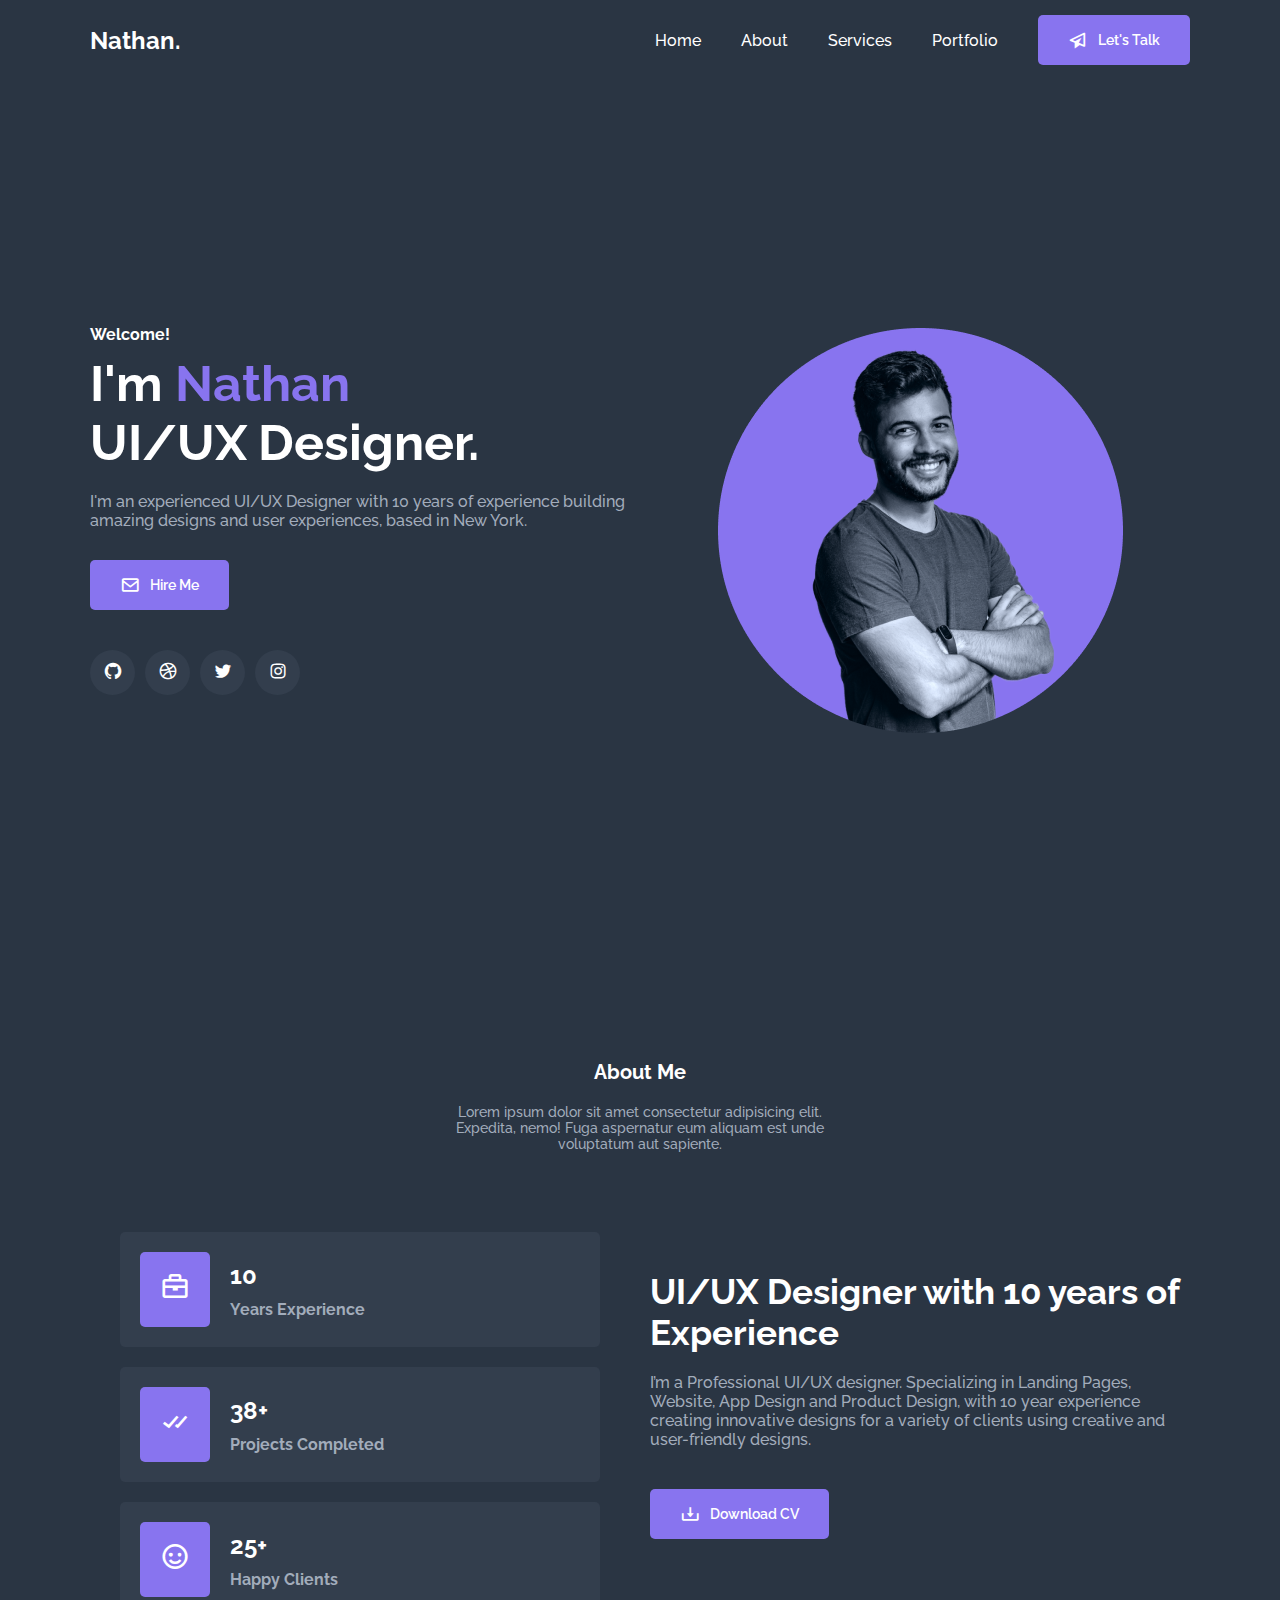
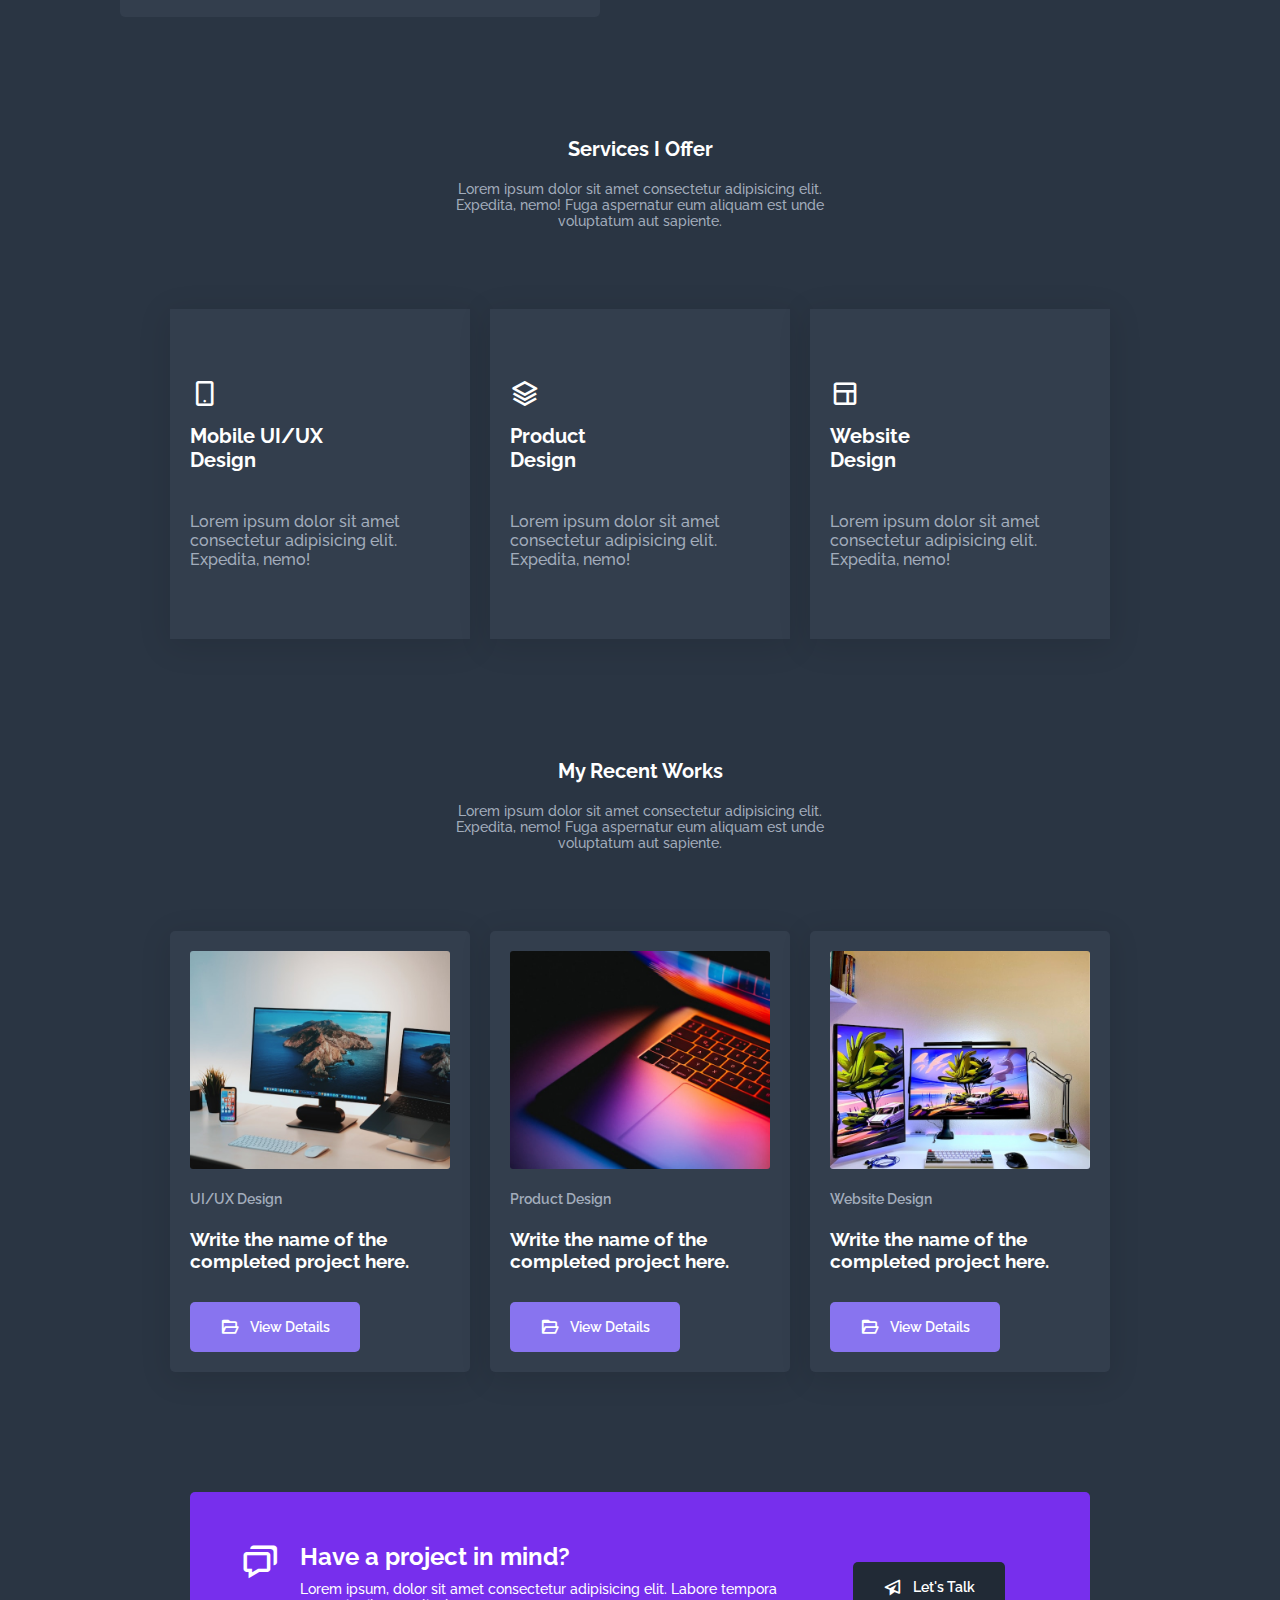
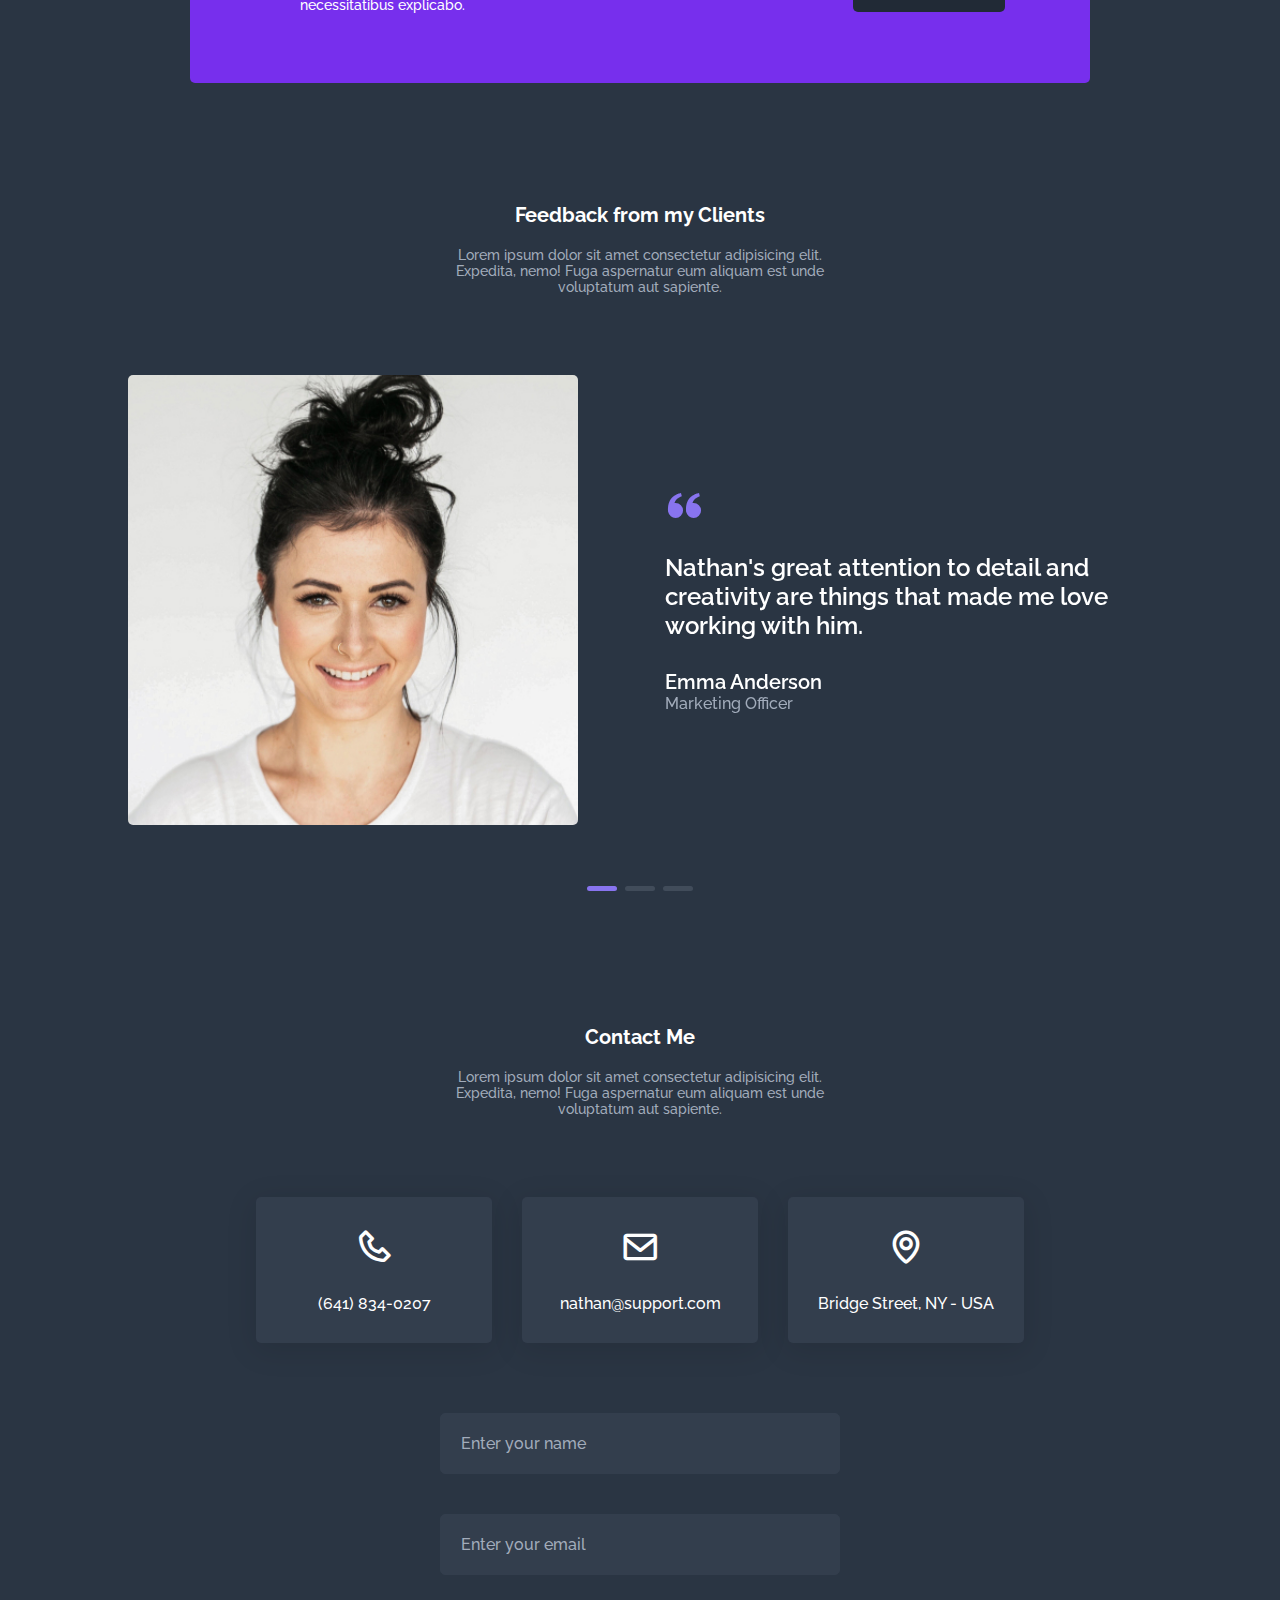
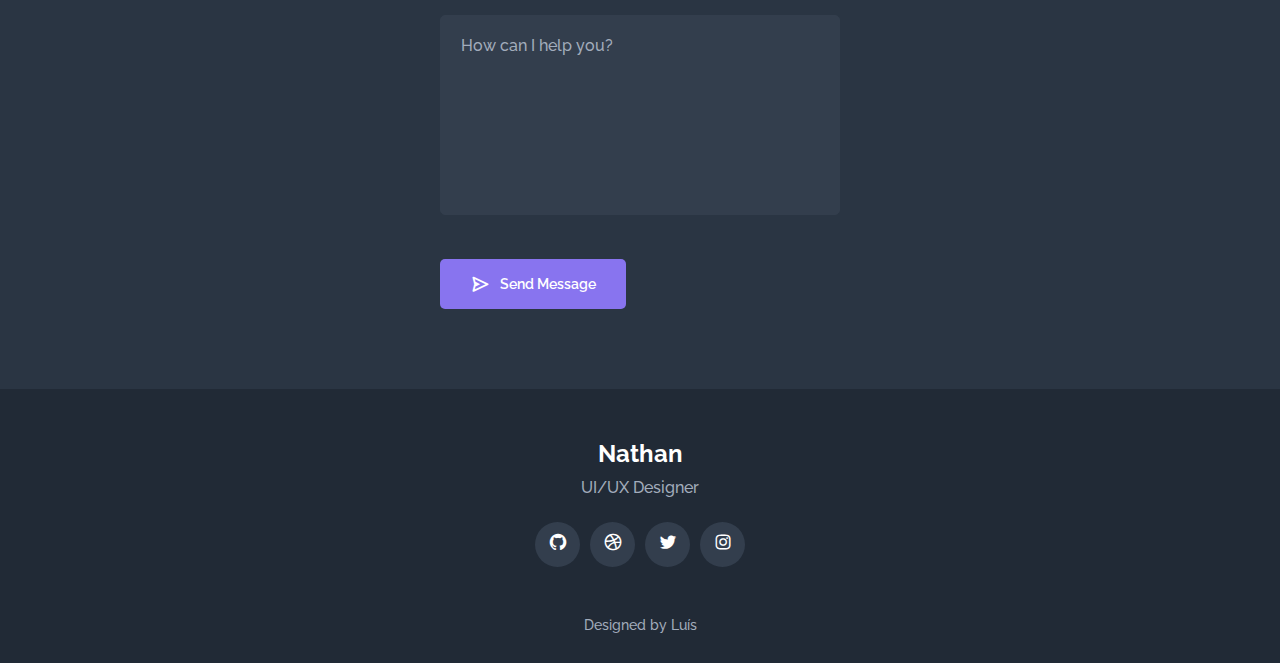
<file: index.html>
<!DOCTYPE html>
<html lang="en">

<head>
    <meta charset="UTF-8">
    <meta http-equiv="X-UA-Compatible" content="IE=edge">
    <meta name="viewport" content="width=device-width, initial-scale=1.0">
    <title>Nathan</title>

    <!--========== GOOGLE FONTS ===========-->
    <link rel="preconnect" href="https://fonts.googleapis.com">
    <link rel="preconnect" href="https://fonts.gstatic.com" crossorigin>
    <link href="https://fonts.googleapis.com/css2?family=Raleway:wght@400;500;600;700&display=swap" rel="stylesheet">

    <!--========== BOXICONS ===========-->
    <link rel="stylesheet" href="assets/css/boxicons/css/boxicons.min.css">

    <!--========== SWIPER CSS ===========-->
    <link rel="stylesheet" href="assets/css/swiper-bundle.min.css">

    <!--========== MAIN CSS ===========-->
    <link rel="stylesheet" href="assets/css/main.css">
</head>

<body>
    <!--==================  HEADER ====================-->
    <header id="l-header" class="l-header">
        <div class="container">
            <nav class="nav">
                <a href="index.html" class="nav__brand">Nathan.</a>
                <div id="nav-menu" class="nav__menu">
                    <ul class="nav__list">
                        <li class="nav__item">
                            <a href="#home" class="nav__link">Home</a>
                        </li>
                        <li class="nav__item">
                            <a href="#about" class="nav__link">About</a>
                        </li>
                        <li class="nav__item">
                            <a href="#services" class="nav__link">Services</a>
                        </li>
                        <li class="nav__item">
                            <a href="#portfolio" class="nav__link">Portfolio</a>
                        </li>
                        <li class="nav__item">
                            <a href="#contact" class="btn btn--primary">
                                <i class="bx bx-paper-plane"></i>
                                Let's Talk
                            </a>
                        </li>
                    </ul>
                    <div class="nav__close" id="nav-close">
                        <i class="bx bx-x"></i>
                    </div>
                </div>
                <div class="nav__open" id="nav-open">
                    <i class="bx bx-menu-alt-right"></i>
                </div>
            </nav>
        </div>
    </header>
    <main class="l-main">
        <!--==================  HOME SECTION ====================-->
        <section id="home" class="home section">
            <div class="container">
                <div class="grid home__wrapper">
                    <div class="home__body">
                        <span class="home__subtitle">Welcome!</span>
                        <h1 class="home__title">I'm <span class="home__name">Nathan</span> <br>
                            UI/UX Designer.
                        </h1>
                        <p class="home__description">I'm an experienced UI/UX Designer with 10 years of experience
                            building amazing designs and user experiences, based in New York.</p>
                        <a href="#" class="btn btn--primary">
                            <i class="bx bx-envelope"></i>
                            Hire Me
                        </a>
                        <!-- social media links -->
                        <div class="social">
                            <ul class="social__list">
                                <li class="social__item">
                                    <a href="#" class="social__link">
                                        <i class="bx bxl-github"></i>
                                    </a>
                                </li>
                                <li class="social__item">
                                    <a href="#" class="social__link">
                                        <i class="bx bxl-dribbble"></i>
                                    </a>
                                </li>
                                <li class="social__item">
                                    <a href="#" class="social__link">
                                        <i class="bx bxl-twitter"></i>
                                    </a>
                                </li>
                                <li class="social__item">
                                    <a href="#" class="social__link">
                                        <i class="bx bxl-instagram"></i>
                                    </a>
                                </li>
                            </ul>
                        </div>
                    </div>
                    <img src="assets/img/home.png" alt="Nathan" class="home__image">
                </div>
            </div>
        </section>

        <!--==================  ABOUT SECTION ====================-->
        <section id="about" class="about section">
            <div class="container">
                <div class="section__header">
                    <h2 class="section__title">About Me</h2>
                    <p class="section__description">
                        Lorem ipsum dolor sit amet consectetur adipisicing elit.
                        Expedita, nemo! Fuga aspernatur eum aliquam est unde
                        voluptatum aut sapiente.
                    </p>
                </div>
                <div class="grid about__wrapper">
                    <div class="stats grid">
                        <!-----===== stats card 1 =======----->
                        <div class="stats__card">
                            <div class="stats__icon">
                                <i class="bx bx-briefcase"></i>
                            </div>
                            <div class="stats__body">
                                <span class="stats__number">10</span>
                                <p class="stats__description">Years Experience</p>
                            </div>
                        </div>
                        <!-----===== stats card 2 =======----->
                        <div class="stats__card">
                            <div class="stats__icon">
                                <i class="bx bx-check-double"></i>
                            </div>
                            <div class="stats__body">
                                <span class="stats__number">38+</span>
                                <p class="stats__description">Projects Completed</p>
                            </div>
                        </div>
                        <!-----===== stats card 3 =======----->
                        <div class="stats__card">
                            <div class="stats__icon">
                                <i class="bx bx-smile"></i>
                            </div>
                            <div class="stats__body">
                                <span class="stats__number">25+</span>
                                <p class="stats__description">Happy Clients</p>
                            </div>
                        </div>
                    </div>
                    <div class="about__body">
                        <h3 class="about__title">UI/UX Designer with 10 years of Experience</h3>
                        <p class="about__description">I’m a Professional UI/UX designer. Specializing in Landing Pages,
                            Website, App Design and Product Design, with 10 year
                            experience creating innovative designs for a variety of clients using creative and
                            user-friendly designs.</p>

                        <a href="#" class="btn btn--primary">
                            <i class="bx bx-download"></i>
                            Download CV
                        </a>
                    </div>
                </div>
            </div>
        </section>

        <!--==================  SERVICES SECTION ====================-->
        <section id="services" class="services section">
            <div class="container">
                <div class="section__header">
                    <h2 class="section__title">Services I Offer</h2>
                    <p class="section__description">
                        Lorem ipsum dolor sit amet consectetur adipisicing elit.
                        Expedita, nemo! Fuga aspernatur eum aliquam est unde
                        voluptatum aut sapiente.
                    </p>
                </div>
                <div class="grid services__wrapper">
                    <!--========= service 1 ============-->
                    <div class="service__card">
                        <span class="service__icon">
                            <i class="bx bx-mobile-alt"></i>
                        </span>
                        <h3 class="service__title">Mobile UI/UX <br> Design</h3>
                        <p class="service__description">
                            Lorem ipsum dolor sit amet consectetur
                            adipisicing elit. Expedita, nemo!
                        </p>
                    </div>
                    <!--========= service 2 ============-->
                    <div class="service__card">
                        <span class="service__icon">
                            <i class="bx bx-layer"></i>
                        </span>
                        <h3 class="service__title">Product <br> Design</h3>
                        <p class="service__description">
                            Lorem ipsum dolor sit amet consectetur
                            adipisicing elit. Expedita, nemo!
                        </p>
                    </div>
                    <!--========= service 3 ============-->
                    <div class="service__card">
                        <span class="service__icon">
                            <i class="bx bx-layout"></i>
                        </span>
                        <h3 class="service__title">Website <br> Design</h3>
                        <p class="service__description">
                            Lorem ipsum dolor sit amet consectetur
                            adipisicing elit. Expedita, nemo!
                        </p>
                    </div>
                </div>
            </div>
        </section>

        <!--==================  PORTFOLIO SECTION ====================-->
        <section id="portfolio" class="portfolio section">
            <div class="container">
                <div class="section__header">
                    <h2 class="section__title">My Recent Works</h2>
                    <p class="section__description">
                        Lorem ipsum dolor sit amet consectetur adipisicing elit.
                        Expedita, nemo! Fuga aspernatur eum aliquam est unde
                        voluptatum aut sapiente.
                    </p>
                </div>
                <div class="grid portfolio__wrapper">
                    <!--========== project 1 ============-->
                    <div class="portfolio__card">
                        <img src="assets/img/portfolio1.jpg" alt="Project title" class="portfolio__image">
                        <span class="portfolio__category">UI/UX Design</span>
                        <h3 class="portfolio__title">Write the name of the completed project here.</h3>
                        <a href="#" class="btn btn--primary">
                            <i class="bx bx-folder-open"></i>
                            View Details
                        </a>
                    </div>
                    <!--========== project 2 ============-->
                    <div class="portfolio__card">
                        <img src="assets/img/portfolio2.jpg" alt="Project title" class="portfolio__image">
                        <span class="portfolio__category">Product Design</span>
                        <h3 class="portfolio__title">Write the name of the completed project here.</h3>
                        <a href="#" class="btn btn--primary">
                            <i class="bx bx-folder-open"></i>
                            View Details
                        </a>
                    </div>
                    <!--========== project 3 ============-->
                    <div class="portfolio__card">
                        <img src="assets/img/portfolio3.jpg" alt="Project title" class="portfolio__image">
                        <span class="portfolio__category">Website Design</span>
                        <h3 class="portfolio__title">Write the name of the completed project here.</h3>
                        <a href="#" class="btn btn--primary">
                            <i class="bx bx-folder-open"></i>
                            View Details
                        </a>
                    </div>
                </div>
            </div>
        </section>

        <!--==================  PROJECT SECTION ====================-->
        <section class="project section">
            <div class="container">
                <div class="grid project__wrapper">
                    <div class="project__body">
                        <span class="project__icon">
                            <i class="bx bx-chat"></i>
                        </span>
                        <div>
                            <h2 class="project__title">Have a project in mind?</h2>
                            <p class="project__description">Lorem ipsum, dolor sit amet consectetur adipisicing elit.
                                Labore tempora necessitatibus explicabo.</p>
                        </div>
                    </div>
                    <div class="project__button">
                        <a href="#contact" class="btn btn--dark">
                            <i class="bx bx-paper-plane"></i>
                            Let's Talk
                        </a>
                    </div>
                </div>
            </div>
        </section>

        <!--==================  TESTIMONIALS SECTION ====================-->
        <section id="testimonials" class="testimonials section">
            <div class="container">
                <div class="section__header">
                    <h2 class="section__title">Feedback from my Clients</h2>
                    <p class="section__description">
                        Lorem ipsum dolor sit amet consectetur adipisicing elit.
                        Expedita, nemo! Fuga aspernatur eum aliquam est unde
                        voluptatum aut sapiente.
                    </p>
                </div>
                <div class="grid testimonial__wrapper swiper">
                    <div class="swiper-wrapper">
                        <!--========= testimonial 1 ============-->
                        <div class="grid testimonial__item swiper-slide">
                            <img src="assets/img/testimonial1.jpg" alt="Emma Anderson" class="testimonial__image">
                            <div class="testimonial__body">
                                <div class="testimonial__icon">
                                    <i class="bx bxs-quote-alt-left"></i>
                                </div>
                                <p class="testimonial__quote">Nathan's great attention to detail and creativity are
                                    things
                                    that made me
                                    love working with him.</p>
                                <p class="testimonial__name">Emma Anderson</p>
                                <span class="testimonial__occupation">Marketing Officer</span>
                            </div>
                        </div>
                        <!--========= testimonial 2 ============-->
                        <div class="grid testimonial__item swiper-slide">
                            <img src="assets/img/testimonial2.jpg" alt="Matt Goldman" class="testimonial__image">
                            <div class="testimonial__body">
                                <div class="testimonial__icon">
                                    <i class="bx bxs-quote-alt-left"></i>
                                </div>
                                <p class="testimonial__quote">We worked with Nathan designing our company website, and
                                    we
                                    are
                                    super satisfied with the results. His great communication skills is what
                                    allowed us to work with him efficiently.</p>
                                <p class="testimonial__name">Matt Goldman</p>
                                <span class="testimonial__occupation">Entreprenuer</span>
                            </div>
                        </div>
                        <!--========= testimonial 3 ============-->
                        <div class="grid testimonial__item swiper-slide">
                            <img src="assets/img/testimonial3.jpg" alt="Andrew Smith" class="testimonial__image">
                            <div class="testimonial__body">
                                <div class="testimonial__icon">
                                    <i class="bx bxs-quote-alt-left"></i>
                                </div>
                                <p class="testimonial__quote">Choosing Nathan to design our App was a great decision.
                                    He kept everything Simple and Beautiful.</p>
                                <p class="testimonial__name">Andrew Smith</p>
                                <span class="testimonial__occupation">Creative Director</span>
                            </div>
                        </div>
                    </div>
                    <div class="swiper-pagination"></div>
                </div>
            </div>
        </section>

        <!--==================  CONTACT SECTION ====================-->
        <section id="contact" class="contact section">
            <div class="container">
                <div class="section__header">
                    <h2 class="section__title">Contact Me</h2>
                    <p class="section__description">
                        Lorem ipsum dolor sit amet consectetur adipisicing elit.
                        Expedita, nemo! Fuga aspernatur eum aliquam est unde
                        voluptatum aut sapiente.
                    </p>
                </div>
                <div class="grid contact__wrapper">
                    <div class="contact__body">
                        <ul class="contact__list">
                            <li class="contact__item">
                                <span class="contact__icon">
                                    <i class="bx bx-phone"></i>
                                </span>
                                (641) 834-0207
                            </li>
                            <li class="contact__item">
                                <span class="contact__icon">
                                    <i class="bx bx-envelope"></i>
                                </span>
                                nathan@support.com
                            </li>
                            <li class="contact__item">
                                <span class="contact__icon">
                                    <i class="bx bx-map"></i>
                                </span>
                                Bridge Street, NY - USA
                            </li>
                        </ul>
                    </div>
                    <form action="" class="form">
                        <div class="form__group">
                            <input type="text" class="form__input" placeholder="Enter your name" required>
                        </div>
                        <div class="form__group">
                            <input type="email" class="form__input" placeholder="Enter your email" required>
                        </div>
                        <div class="form__group">
                            <textarea required class="form__input form__textarea"
                                placeholder="How can I help you?"></textarea>
                        </div>
                        <div class="form__group">
                            <button type="submit" class="btn btn--primary">
                                <i class="bx bx-send"></i>
                                Send Message
                            </button>
                        </div>
                    </form>
                </div>
            </div>
        </section>
    </main>

    <!--==================  FOOTER ====================-->
    <footer class="l-footer">
        <div class="container">
            <div class="footer__wrapper">
                <h4 class="footer__name">Nathan</h4>
                <p class="footer__description">UI/UX Designer</p>
                <div class="social">
                    <ul class="social__list">
                        <li class="social__item">
                            <a href="#" class="social__link">
                                <i class="bx bxl-github"></i>
                            </a>
                        </li>
                        <li class="social__item">
                            <a href="#" class="social__link">
                                <i class="bx bxl-dribbble"></i>
                            </a>
                        </li>
                        <li class="social__item">
                            <a href="#" class="social__link">
                                <i class="bx bxl-twitter"></i>
                            </a>
                        </li>
                        <li class="social__item">
                            <a href="#" class="social__link">
                                <i class="bx bxl-instagram"></i>
                            </a>
                        </li>
                    </ul>
                </div>
                <p class="footer__copyright">Designed by Luís</p>
            </div>
        </div>
    </footer>

    <!--================== SWIPER JS ====================-->
    <script src="assets/js/swiper-bundle.min.js"></script>

    <!--================== MAIN JS ====================-->
    <script src="assets/js/main.js"></script>
</body>

</html>
</file>
<file: assets/css/main.css>
/* 1. Variables
----------------------------------------------------------------------------
*/
:root {
  --bg-light: #333e4d;
  --bg-dark: #2a3543;
  --bg-darker: #212a36;
  --color-primary: #8874ef;
  --color-primary-dark: #772fed;
  --color-text: #a2acbb;
  --color-white: #fff;
  --shadow: 0px 6px 30px 2px rgba(0, 0, 0, 0.1);

  /* Font Family */
  --ff-main: "Raleway", sans-serif;

  /* Font Weight */
  --fw-regular: 400;
  --fw-medium: 500;
  --fw-semibold: 600;
  --fw-bold: 700;

  /* Font Sizes */
  --fs-sm: 1.4rem;
  --fs-md: 1.6rem;
  --fs-lg: 2rem;
  --fs-xl: 2.4rem;
  --fs-xxl: clamp(var(--fs-lg), 5vw, 3.5rem);
  --fs-heading: clamp(3rem, 8vw, 5rem);

  /* transition */
  --transition: all 0.3s cubic-bezier(0.645, 0.045, 0.355, 1);

  /* height header */
  --header-height: 8rem;
}

/* 2. CSS Reset
----------------------------------------------------------------------------
*/
*,
*::before,
*::after {
  box-sizing: border-box;
}

body,
h1,
h2,
h3,
h4,
p,
ul {
  margin: 0;
  padding: 0;
}

h1,
h2,
h3,
h4 {
  color: var(--color-white);
  font-weight: var(--fw-bold);
}

ul {
  list-style: none;
}

a {
  text-decoration: none;
  color: var(--color-text);
}

img {
  max-width: 100%;
  display: block;
}

input,
textarea,
button {
  font: inherit;
  outline: none;
  border: none;
}

button {
  cursor: pointer;
}

html {
  font-size: 62.5%;
  scroll-behavior: smooth;
  overflow-x: hidden;
}

body {
  min-height: 100vh;
  font-family: var(--ff-main);
  background-color: var(--bg-dark);
  color: var(--color-text);
  font-size: var(--fs-md);
  font-weight: var(--fw-medium);
  margin-top: var(--header-height);
}

/* 3. Auxiliary Classes
----------------------------------------------------------------------------
*/
.grid {
  display: grid;
  justify-content: center;
  align-items: center;
  grid-template-columns: 100%;
  gap: 2rem;
}

.container {
  width: 90%;
  max-width: 1100px;
  margin: auto;
}

.section {
  padding: 4rem 0 8rem 0;
}

.section__header {
  text-align: center;
  margin-bottom: 8rem;
}

.section__title {
  font-size: var(--fs-lg);
  margin-bottom: 2rem;
}

.section__description {
  margin: auto;
  max-width: 400px;
  font-size: var(--fs-sm);
}

.btn {
  display: inline-flex;
  align-items: center;
  column-gap: 1rem;
  padding: 1.5rem 3rem;
  border-radius: 0.5rem;
  font-weight: var(--fw-semibold);
  font-size: var(--fs-sm);
  transition: var(--transition);
}

.btn i {
  font-size: var(--fs-lg);
}

.btn--primary {
  background-color: var(--color-primary);
  color: var(--color-white);
}

.btn--primary:hover {
  background-color: var(--color-primary-dark);
}

.btn--dark {
  background-color: var(--bg-darker);
  color: var(--color-white);
}

.btn--dark:hover {
  background-color: var(--bg-dark);
}

/* 4. Header
----------------------------------------------------------------------------
*/
.l-header {
  position: fixed;
  top: 0;
  left: 0;
  right: 0;
  background-color: var(--bg-dark);
  min-height: var(--header-height);
  display: flex;
  align-items: center;
  justify-content: center;
  z-index: 999;
  transition: var(--transition);
}

.l-header--scroll {
  box-shadow: var(--shadow);
}

.nav {
  width: 100%;
  height: 100%;
  display: flex;
  align-items: center;
  justify-content: space-between;
}

.nav__brand {
  font-size: var(--fs-xl);
  font-weight: var(--fw-bold);
  color: var(--color-white);
}

.nav__list {
  display: flex;
  align-items: center;
  column-gap: 4rem;
}

.nav__link {
  color: var(--color-white);
  transition: var(--transition);
}

.nav__link:hover {
  color: var(--color-primary);
}

.nav__open,
.nav__close {
  display: none;
}

/* Mobile navigation */
@media screen and (max-width: 768px) {
  .nav__menu {
    position: fixed;
    top: 0;
    left: 0;
    right: 0;
    bottom: 0;
    background-color: var(--bg-darker);
    display: flex;
    justify-content: center;
    align-items: center;
    transition: opacity 0.3s ease-in-out;
    transform: scale(0);
    opacity: 0;
  }

  .nav__menu--open {
    transform: scale(1);
    opacity: 1;
  }

  .nav__list {
    flex-direction: column;
    row-gap: 4rem;
  }

  .nav__open,
  .nav__close {
    display: block;
    font-size: 3rem;
    color: var(--color-white);
    transition: var(--transition);
    cursor: pointer;
  }

  .nav__close {
    position: absolute;
    top: 3rem;
    right: 3rem;
  }

  .nav__open:hover,
  .nav__close:hover {
    color: var(--color-primary);
  }
}

/* 5. Home section
----------------------------------------------------------------------------
*/
.home__wrapper {
  min-height: calc(100vh - (var(--header-height)));
  padding: 5rem 0;
}

.home__subtitle {
  display: block;
  font-weight: var(--fw-bold);
  color: var(--color-white);
  margin-bottom: 1rem;
}

.home__title {
  font-size: var(--fs-heading);
  margin-bottom: 2rem;
}

.home__name {
  color: var(--color-primary);
}

.home__description {
  margin-bottom: 3rem;
}

.home__image {
  justify-self: center;
}

.social {
  margin: 4rem 0;
}

.social__list {
  display: flex;
  column-gap: 1rem;
}

.social__item {
  display: flex;
  align-items: center;
  justify-content: center;
  width: 45px;
  height: 45px;
  background-color: var(--bg-light);
  border-radius: 50%;
  transition: var(--transition);
  cursor: pointer;
}

.social__item:hover {
  background-color: var(--color-primary);
}

.social__link {
  color: var(--color-white);
  font-size: 2rem;
}

/* 6. About section
----------------------------------------------------------------------------
*/
.stats {
  order: 1;
}

.stats__card {
  display: flex;
  align-items: center;
  column-gap: 2rem;
  background-color: var(--bg-light);
  border-radius: 0.5rem;
  padding: 2rem;
  width: 100%;
  max-width: 480px;
  justify-self: center;
  transition: var(--transition);
}

.stats__card:hover {
  transform: translateX(0.8rem);
  box-shadow: var(--shadow);
}

.stats__number {
  font-size: var(--fs-xl);
  font-weight: var(--fw-bold);
  color: var(--color-white);
}

.stats__description {
  font-weight: var(--fw-bold);
  margin-top: 1rem;
}

.stats__icon {
  background-color: var(--color-primary);
  border-radius: 0.5rem;
  color: var(--color-white);
  font-size: 3rem;
  padding: 2rem;
}

.about__body {
  text-align: center;
  margin-bottom: 4rem;
}

.about__title {
  font-size: var(--fs-xxl);
  margin-bottom: 2rem;
}

.about__description {
  margin-bottom: 4rem;
}

/* 7. Services section
----------------------------------------------------------------------------
*/
.service__card {
  justify-self: center;
  background-color: var(--bg-light);
  box-shadow: var(--shadow);
  padding: 7rem 2rem;
  width: 100%;
  max-width: 300px;
  transition: var(--transition);
}

.service__card:hover {
  background-color: var(--color-primary);
  color: var(--color-white);
}

.service__icon {
  display: block;
  margin-bottom: 1rem;
  font-size: 3rem;
  color: var(--color-white);
}

.service__title {
  font-size: var(--fs-lg);
  margin-bottom: 4rem;
}

/* 8. Portfolio section
----------------------------------------------------------------------------
*/
.portfolio__card {
  background-color: var(--bg-light);
  box-shadow: var(--shadow);
  border-radius: 0.5rem;
  padding: 2rem;
  max-width: 300px;
  justify-self: center;
}

.portfolio__image {
  border-radius: 0.3rem;
  margin-bottom: 2rem;
}

.portfolio__category {
  font-weight: var(--fw-semibold);
  font-size: var(--fs-sm);
}

.portfolio__title {
  margin: 2rem 0 3rem 0;
}

/* 9. Project section
----------------------------------------------------------------------------
*/
.project__wrapper {
  background-color: var(--color-primary-dark);
  width: 100%;
  max-width: 90rem;
  margin: auto;
  border-radius: 0.5rem;
  color: var(--color-white);
  padding: 5rem;
  text-align: center;
}

.project__icon {
  font-size: 4rem;
}

.project__title {
  font-size: var(--fs-xl);
  font-weight: var(--fw-bold);
  margin-bottom: 1rem;
}

.project__description {
  font-size: var(--fs-sm);
  margin-bottom: 2rem;
}

/* 10. Testimonials section
----------------------------------------------------------------------------
*/
.testimonial__item {
  text-align: center;
}

.testimonial__icon {
  color: var(--color-primary);
  font-size: 4rem;
}

.testimonial__quote {
  font-size: var(--fs-xl);
  color: var(--color-white);
  font-weight: var(--fw-semibold);
  margin-top: 2rem;
  margin-bottom: 3rem;
}

.testimonial__name {
  color: var(--color-white);
  font-size: var(--fs-lg);
  font-weight: var(--fw-semibold);
}

.testimonial__image {
  justify-self: center;
  width: 100%;
  max-width: 450px;
  border-radius: 0.5rem;
}

.swiper-wrapper {
  margin-bottom: 8rem;
}

.testimonial__wrapper .swiper-pagination-bullets {
  justify-content: space-around;
}

.testimonial__wrapper .swiper-pagination-bullet {
  background-color: var(--color-text);
  border-radius: 0.5rem;
  width: 3rem;
  height: 0.5rem;
}

.testimonial__wrapper .swiper-pagination-bullet-active {
  background-color: var(--color-primary);
}

/* 11. Contact section
----------------------------------------------------------------------------
*/
.contact__body {
  display: flex;
  justify-content: center;
}

.contact__list {
  display: grid;
  gap: 3rem;
  margin-bottom: 5rem;
}

.contact__item {
  background-color: var(--bg-light);
  border-radius: 0.5rem;
  width: 100%;
  max-width: 280px;
  padding: 3rem;
  display: flex;
  align-items: center;
  flex-direction: column;
  row-gap: 2rem;
  color: var(--color-white);
  text-align: center;
  box-shadow: var(--shadow);
}

.contact__icon {
  font-size: 4rem;
}

.form {
  width: 100%;
  max-width: 400px;
  display: grid;
  row-gap: 4rem;
  justify-self: center;
}

.form__input {
  width: 100%;
  padding: 2rem;
  border-radius: 0.5rem;
  background-color: var(--bg-light);
  color: var(--color-text);
  border: 1px solid var(--bg-light);
  transition: var(--transition);
}

.form__input:focus {
  border-color: var(--color-primary);
}

.form__input::placeholder {
  color: inherit;
}

.form__textarea {
  resize: none;
  height: 20rem;
}

/* 12. Footer
----------------------------------------------------------------------------
*/
.l-footer {
  background-color: var(--bg-darker);
  padding: 5rem 0 3rem;
}

.footer__wrapper {
  display: flex;
  flex-direction: column;
  justify-content: center;
  align-items: center;
  text-align: center;
}

.footer__name {
  font-size: var(--fs-xl);
  margin-bottom: 1rem;
}

.footer__wrapper .social {
  margin-top: 2.5rem;
  margin-bottom: 5rem;
}

.footer__copyright {
  font-size: var(--fs-sm);
}

/* 13. Scrollbar
----------------------------------------------------------------------------
*/

::-webkit-scrollbar {
  width: 1rem;
  border-radius: 0.5rem;
  background-color: var(--bg-darker);
}

::-webkit-scrollbar-thumb {
  background-color: var(--color-text);
  border-radius: 0.5rem;
}

::-webkit-scrollbar-thumb:hover {
  background-color: var(--color-primary);
}

/* 14. Media queries
----------------------------------------------------------------------------
*/

@media screen and (min-width: 580px) {
  .contact__list {
    grid-template-columns: repeat(2, max-content);
  }
}

@media screen and (min-width: 668px) {
  .services__wrapper,
  .portfolio__wrapper {
    grid-template-columns: repeat(2, max-content);
  }
}

@media screen and (min-width: 768px) {
  .home__wrapper,
  .about__wrapper {
    grid-template-columns: repeat(2, 1fr);
  }

  .stats {
    order: initial;
  }

  .about__body {
    text-align: initial;
  }

  .project__body {
    display: flex;
    column-gap: 2rem;
    text-align: initial;
  }

  .project__wrapper {
    grid-template-columns: 2.5fr 1fr;
  }

  .testimonial__item {
    grid-template-columns: repeat(2, 1fr);
    column-gap: 5rem;
    text-align: initial;
  }

  .contact__list {
    grid-template-columns: repeat(3, 1fr);
  }
}

@media screen and (min-width: 968px) {
  .services__wrapper,
  .portfolio__wrapper {
    grid-template-columns: repeat(3, max-content);
  }
}
</file>
